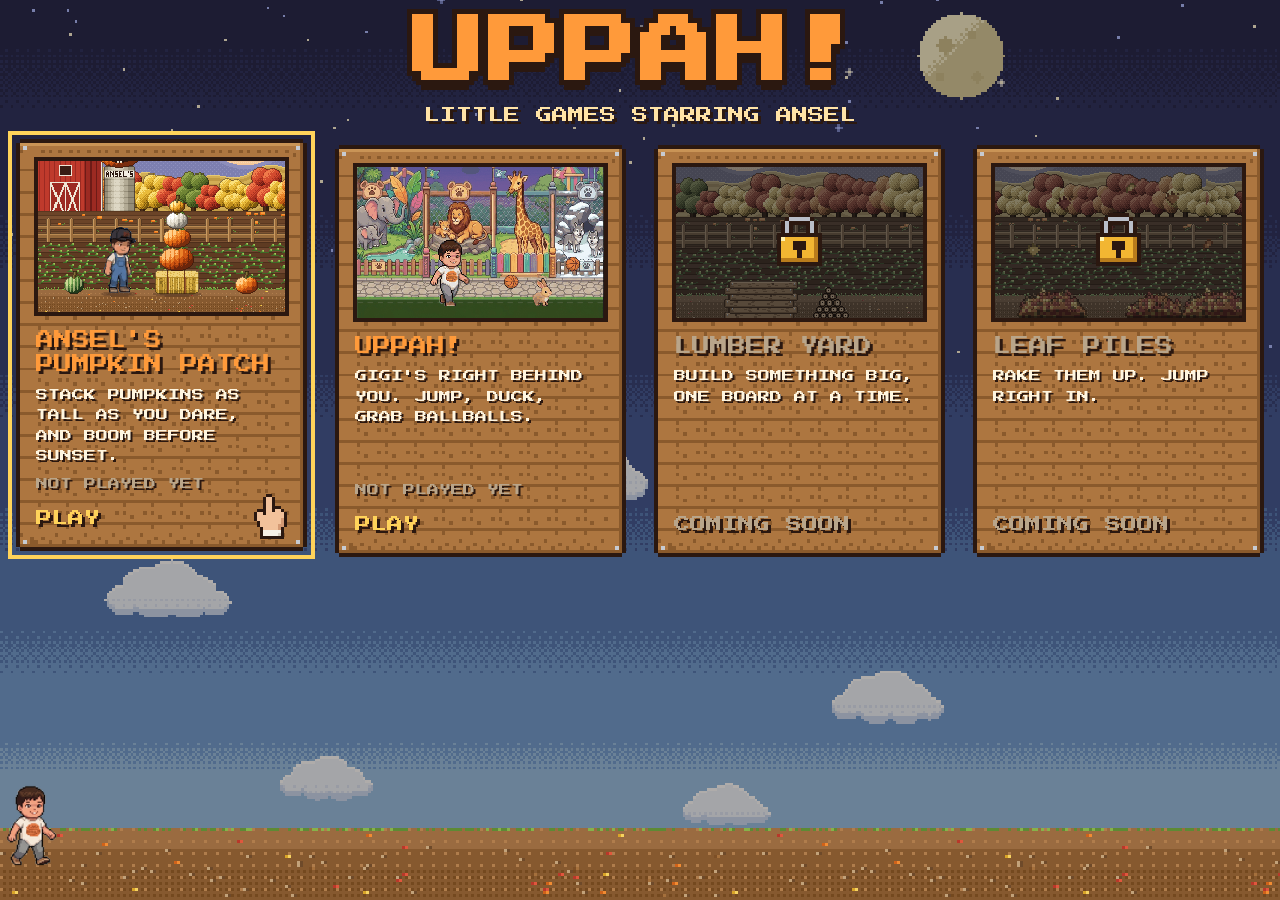
<file: index.html>
<!DOCTYPE html>
<html lang="en">
<head>
    <meta charset="UTF-8">
    <meta name="viewport" content="width=device-width, initial-scale=1.0, viewport-fit=cover">
    <title>UPPAH! Games starring Ansel</title>
    <meta name="description" content="Little pixel-art games starring Ansel. Pick a game.">
    <link rel="preconnect" href="https://fonts.googleapis.com">
    <link href="https://fonts.googleapis.com/css2?family=Press+Start+2P&display=swap" rel="stylesheet">
    <style>
        /* The Uppah home page: a level select. All the art is the games' own pixel art
           (home/make_home_art.py); CSS only lays it out and slices the wooden sign
           (games/pumpkin-patch/art/panel.png) around each card. */
        :root {
            --ink: #1b130d;
            --ink2: #2b1810;
            --cream: #fff6e0;
            --sand: #ffe3a6;
            --gold: #ffd35a;
            --orange: #ff9a3a;
            --dim: #b9a58a;
            --gap: 28px;
        }
        * { box-sizing: border-box; }
        html, body { margin: 0; padding: 0; overflow-x: hidden; }
        body {
            min-height: 100vh;
            min-height: 100dvh;
            background: var(--ink);
            color: var(--cream);
            font-family: 'Press Start 2P', monospace;
            display: flex;
            flex-direction: column;
            -webkit-font-smoothing: none;
            overflow-x: hidden;
        }
        img { image-rendering: pixelated; }

        /* the patch's night-to-dusk sky behind everything */
        .sky {
            position: fixed;
            inset: 0;
            z-index: -1;
            background: var(--ink) url(home/art/sky.png) center bottom / cover no-repeat;
            image-rendering: pixelated;
        }
        .sky::after {          /* a little darker so the signs stand out */
            content: "";
            position: absolute;
            inset: 0;
            background: rgba(27, 19, 13, 0.35);
        }

        header {
            text-align: center;
            padding: 14px 16px 4px;
        }
        h1 {
            margin: 0;
            font-size: clamp(40px, 6.5vw, 72px);
            line-height: 1.1;
            color: var(--orange);
            letter-spacing: 4px;
            /* a chunky ink outline, one art pixel thick in every direction */
            text-shadow:
                -5px 0 var(--ink2), 5px 0 var(--ink2), 0 -5px var(--ink2), 0 5px var(--ink2),
                -5px -5px var(--ink2), 5px -5px var(--ink2), -5px 5px var(--ink2), 5px 5px var(--ink2),
                0 10px var(--ink2);
        }
        .tag {
            margin: 10px 0 0;
            font-size: clamp(12px, 2.4vw, 16px);
            color: var(--sand);
            line-height: 1.6;
            text-shadow: 3px 3px var(--ink2);
        }

        main {
            flex: 1;
            width: 100%;
            max-width: 1280px;
            margin: 0 auto;
            padding: 12px 16px 0;
        }
        .levels {
            list-style: none;
            margin: 0;
            padding: 0;
            display: grid;
            gap: var(--gap);
            grid-template-columns: repeat(4, minmax(0, 1fr));
        }
        .levels > li { display: flex; min-width: 0; }

        /* a wooden sign: the game's 9-slice panel, edges and planks tiled */
        .card {
            position: relative;
            display: flex;
            flex-direction: column;
            width: 100%;
            min-width: 0;
            padding: 0;
            border: 18px solid transparent;
            border-image: url(games/pumpkin-patch/art/panel.png) 20 fill / 18px round;
            image-rendering: pixelated;
            color: inherit;
            text-decoration: none;
            outline: none;
            cursor: pointer;
            transition: transform 0.08s steps(2);
            -webkit-tap-highlight-color: transparent;
        }
        .card:hover, .card:focus-visible, .card.on { transform: translateY(-6px); }
        .card:focus-visible { outline: 4px solid var(--gold); outline-offset: 4px; }
        .card:active { transform: translateY(0); }
        .thumb {
            display: block;
            width: 100%;
            aspect-ratio: 480 / 300;
            object-fit: cover;
            border: 4px solid var(--ink2);
            background: var(--ink2);
        }
        .name {
            margin: 12px 2px 0;
            font-size: clamp(14px, 1.5vw, 18px);
            line-height: 1.35;
            color: var(--orange);
            text-shadow: 3px 3px var(--ink2);
        }
        .blurb {
            margin: 8px 2px 0;
            font-size: 12px;
            line-height: 1.7;
            color: var(--cream);
            text-shadow: 2px 2px var(--ink2);
        }
        .stats {
            margin: auto 2px 0;
            padding-top: 8px;
            font-size: 12px;
            line-height: 1.8;
            color: var(--gold);
            text-shadow: 2px 2px var(--ink2);
            display: flex;
            flex-wrap: wrap;
            align-items: center;
            gap: 0 18px;
        }
        .stats .none { color: var(--dim); }
        .stats img { width: 18px; height: 18px; vertical-align: -3px; image-rendering: auto; }
        .play {
            display: flex;
            align-items: center;
            justify-content: space-between;
            margin: 8px 2px 0;
            font-size: 16px;
            color: var(--gold);
            text-shadow: 3px 3px var(--ink2);
        }
        /* the game's pointing hand shows which card is picked */
        .hand {
            width: 33px;
            height: 45px;
            visibility: hidden;
            margin: -10px 0 -6px;
        }
        .card:hover .hand, .card:focus-visible .hand, .card.on .hand {
            visibility: visible;
            animation: poke 0.7s steps(2) infinite;
        }
        @keyframes poke { 50% { transform: translateY(-6px); } }

        .card.locked { cursor: default; }
        .card.locked .play { margin-top: auto; padding-top: 12px; }
        .card.locked .name { color: var(--dim); }
        .card.locked .play { color: var(--dim); }
        .card.locked.shake { animation: shake 0.3s steps(3); }
        @keyframes shake { 33% { transform: translateX(-6px); } 66% { transform: translateX(6px); } }

        /* Ansel runs along the patch's dirt path at the bottom */
        footer {
            position: relative;
            height: 96px;
            pointer-events: none;
        }
        .path {
            position: absolute;
            left: 0; right: 0; bottom: 0;
            height: 72px;
            background: url(home/art/path.png) 0 0 / auto 72px repeat-x;
            image-rendering: pixelated;
        }
        .runner {
            position: absolute;
            left: 0;
            bottom: 28px;
            width: 63px;
            height: 93px;
            background: url(home/art/ansel_run.png) 0 0 / 378px 93px no-repeat;
            animation: legs 0.6s steps(6) infinite, across 14s linear -4s infinite;
        }
        @keyframes legs { to { background-position: -378px 0; } }
        @keyframes across {
            0% { transform: translateX(-80px); }
            100% { transform: translateX(calc(100vw + 20px)); }
        }

        /* tablets: two across */
        @media (max-width: 1100px) {
            .levels { grid-template-columns: repeat(2, minmax(0, 1fr)); }
        }
        /* phones: the two games full width, the coming-soon signs side by side and small */
        @media (max-width: 640px) {
            :root { --gap: 18px; }
            header { padding-top: 28px; }
            .levels > li.game { grid-column: span 2; }
            .locked .blurb { display: none; }
            .locked .name { font-size: 12px; }
            .locked .play { font-size: 12px; }
            .card { border-width: 16px; border-image-width: 16px; }
            h1 { font-size: 44px; }
            footer { height: 124px; }
        }
        @media (prefers-reduced-motion: reduce) {
            .runner { animation: none; left: 24px; }
            .card, .card:hover, .card:focus-visible, .card.on { transition: none; transform: none; }
            .card .hand { animation: none !important; }
        }
    </style>
</head>
<body>
    <div class="sky" aria-hidden="true"></div>
    <header>
        <h1>UPPAH!</h1>
        <p class="tag">LITTLE GAMES STARRING ANSEL</p>
    </header>

    <main>
        <ul class="levels" aria-label="Pick a game">
            <li class="game">
                <a class="card" href="games/pumpkin-patch/" data-game="pumpkin">
                    <img class="thumb" src="home/art/card_pumpkin.png" alt="Ansel beside a tower of pumpkins on a hay bale">
                    <span class="name">ANSEL'S PUMPKIN PATCH</span>
                    <span class="blurb">STACK PUMPKINS AS TALL AS YOU DARE, AND BOOM BEFORE SUNSET.</span>
                    <span class="stats" id="stats-pumpkin"><span class="none">NOT PLAYED YET</span></span>
                    <span class="play">PLAY <img class="hand" src="games/pumpkin-patch/art/hand.png" alt=""></span>
                </a>
            </li>
            <li class="game">
                <a class="card" href="dino.html" data-game="runner">
                    <img class="thumb" src="home/art/card_runner.png" alt="Ansel running through the zoo past Hoppah and a ballball">
                    <span class="name">UPPAH!</span>
                    <span class="blurb">GIGI'S RIGHT BEHIND YOU. JUMP, DUCK, GRAB BALLBALLS.</span>
                    <span class="stats" id="stats-runner"><span class="none">NOT PLAYED YET</span></span>
                    <span class="play">PLAY <img class="hand" src="games/pumpkin-patch/art/hand.png" alt=""></span>
                </a>
            </li>
            <li>
                <div class="card locked" tabindex="-1" role="link" aria-disabled="true" data-game="lumber">
                    <img class="thumb" src="home/art/card_lumber.png" alt="Locked: a lumber pile">
                    <span class="name">LUMBER YARD</span>
                    <span class="blurb">BUILD SOMETHING BIG, ONE BOARD AT A TIME.</span>
                    <span class="play">COMING SOON <img class="hand" src="games/pumpkin-patch/art/hand.png" alt=""></span>
                </div>
            </li>
            <li>
                <div class="card locked" tabindex="-1" role="link" aria-disabled="true" data-game="leaves">
                    <img class="thumb" src="home/art/card_leaves.png" alt="Locked: leaf piles under autumn trees">
                    <span class="name">LEAF PILES</span>
                    <span class="blurb">RAKE THEM UP. JUMP RIGHT IN.</span>
                    <span class="play">COMING SOON <img class="hand" src="games/pumpkin-patch/art/hand.png" alt=""></span>
                </div>
            </li>
        </ul>
    </main>

    <footer aria-hidden="true">
        <div class="path"></div>
        <div class="runner"></div>
    </footer>

    <script>
    (() => {
        'use strict';
        const read = key => { try { return JSON.parse(localStorage.getItem(key)); } catch (e) { return null; } };
        const num = n => Number(n).toLocaleString('en-US');
        const stat = (el, html) => { if (html) el.innerHTML = html; };

        // ── best scores, from each game's own localStorage ──
        const pp = read('uppah.pumpkinpatch.best') || {};
        const found = read('uppah.pumpkinpatch.surprises') || [];
        const ppStats = document.getElementById('stats-pumpkin');
        const ppParts = [];
        if (pp.score) ppParts.push('<span>BEST ' + num(pp.score) + '</span>');
        if (pp.count) ppParts.push('<span>TALLEST ' + num(pp.count) + '</span>');
        stat(ppStats, ppParts.join(''));
        if (found.length) {
            fetch('games/pumpkin-patch/art/surprises.json').then(r => r.json()).then(j => {
                const n = (j.stickers || []).length;
                const s = document.createElement('span');
                s.textContent = 'SURPRISES ' + found.length + (n ? '/' + n : '');
                if (!ppParts.length) ppStats.innerHTML = '';
                ppStats.appendChild(s);
            }).catch(() => {});
        }
        const run = read('uppah.runner.best') || {};
        if (run.ballballs) {
            stat(document.getElementById('stats-runner'),
                '<span>BEST RUN ' + num(run.ballballs) + ' <img src="assets/BallBall.png" alt="ballballs"></span>');
        }

        // ── keyboard: arrows move between signs, Enter or Space opens one ──
        const cards = [...document.querySelectorAll('.card')];
        const columns = () => {
            const top = cards[0].getBoundingClientRect().top;
            return Math.max(1, cards.filter(c => Math.abs(c.getBoundingClientRect().top - top) < 4).length);
        };
        const pick = i => {
            i = Math.max(0, Math.min(cards.length - 1, i));
            cards.forEach(c => c.classList.toggle('on', c === cards[i]));
            cards[i].focus({ preventScroll: false });
        };
        const nope = card => {
            card.classList.remove('shake');
            void card.offsetWidth;
            card.classList.add('shake');
        };
        document.addEventListener('keydown', e => {
            const i = cards.indexOf(document.activeElement);
            const c = columns();
            let j = null;
            switch (e.key) {
                case 'ArrowRight': j = i < 0 ? 0 : i + 1; break;
                case 'ArrowLeft': j = i < 0 ? 0 : i - 1; break;
                case 'ArrowDown': j = i < 0 ? 0 : (i + c < cards.length ? i + c : i); break;
                case 'ArrowUp': j = i < 0 ? 0 : (i - c >= 0 ? i - c : i); break;
                case 'Home': j = 0; break;
                case 'End': j = cards.length - 1; break;
                case 'Enter': case ' ':
                    if (i < 0) return;
                    e.preventDefault();
                    if (cards[i].classList.contains('locked')) nope(cards[i]);
                    else cards[i].click();
                    return;
                default: return;
            }
            e.preventDefault();
            pick(j);
        });
        cards.forEach(card => {
            card.addEventListener('mouseenter', () => cards.forEach(c => c.classList.toggle('on', c === card)));
            card.addEventListener('focus', () => cards.forEach(c => c.classList.toggle('on', c === card)));
            if (card.classList.contains('locked')) card.addEventListener('click', () => nope(card));
            else card.addEventListener('click', () => {
                try { localStorage.setItem('uppah.home.last', card.dataset.game); } catch (e) {}
            });
        });
        // keyboard players start on the game they played last (or the first one)
        const last = (() => { try { return localStorage.getItem('uppah.home.last'); } catch (e) { return null; } })();
        const start = Math.max(0, cards.findIndex(c => c.dataset.game === last));
        if (window.matchMedia && window.matchMedia('(hover: hover) and (pointer: fine)').matches) pick(start);
    })();
    </script>
</body>
</html>
</file>
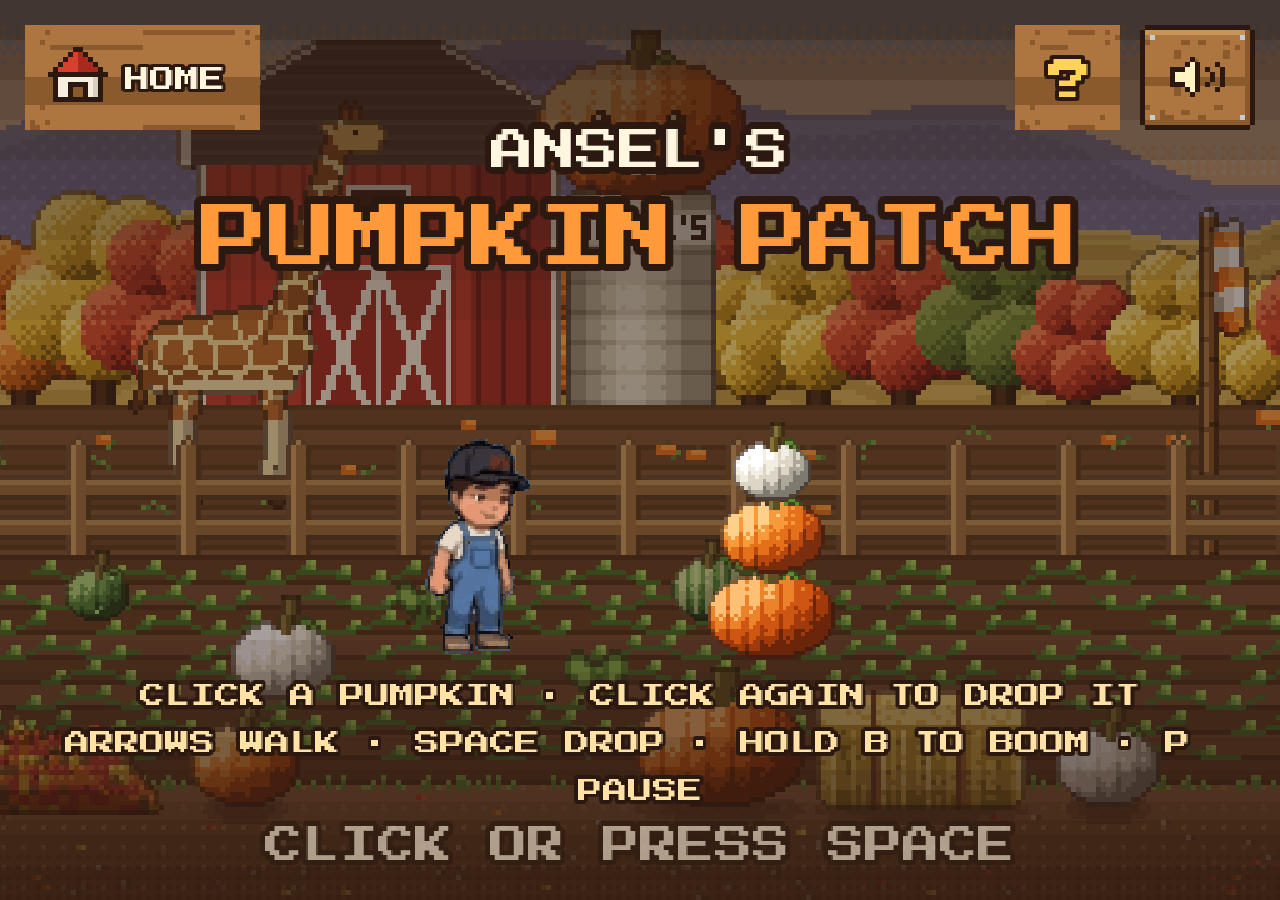
<file: games/pumpkin-patch/index.html>
<!DOCTYPE html>
<html lang="en">
<head>
    <meta charset="UTF-8">
    <meta name="viewport" content="width=device-width, initial-scale=1.0, maximum-scale=1.0, user-scalable=no, viewport-fit=cover">
    <title>Ansel's Pumpkin Patch</title>
    <link rel="preconnect" href="https://fonts.googleapis.com">
    <link href="https://fonts.googleapis.com/css2?family=Press+Start+2P&display=swap" rel="stylesheet">
    <style>
        html, body {
            margin: 0;
            padding: 0;
            width: 100%;
            height: 100%;
            background: #1b130d;
            overflow: hidden;
            touch-action: none;
            user-select: none;
            -webkit-user-select: none;
        }
        #game {
            position: fixed;
            inset: 0;
            display: flex;
            align-items: center;
            justify-content: center;
        }
        canvas {
            image-rendering: pixelated; /* crisp pixel art when the canvas is scaled */
        }
    </style>
</head>
<body>
    <div id="game"></div>
    <script src="../lib/phaser-3.90.0.min.js"></script>
    <script src="game.js?v=67"></script>
</body>
</html>
</file>
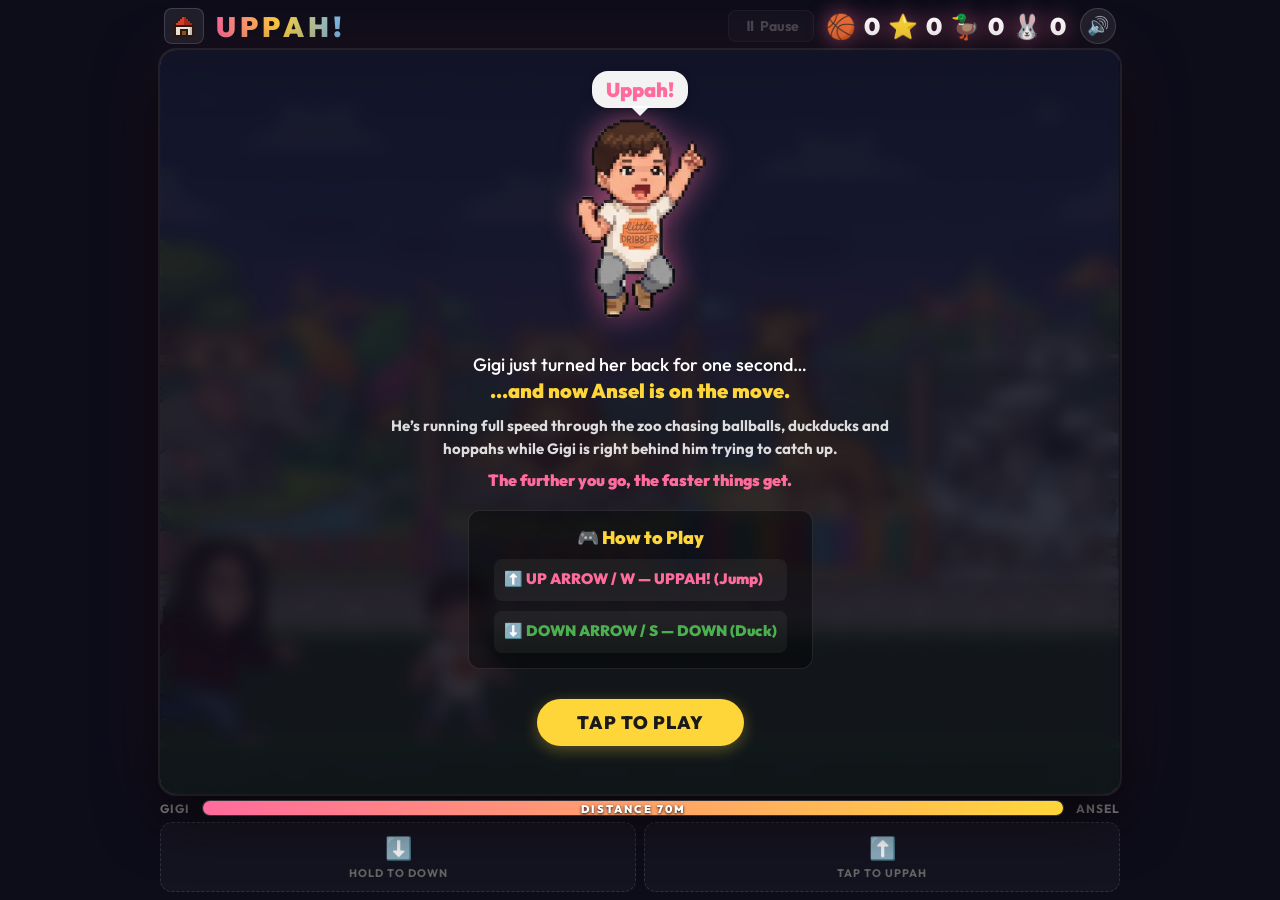
<file: dino.html>
<!DOCTYPE html>
<html lang="en">

<head>
    <meta charset="UTF-8">
    <meta name="viewport" content="width=device-width, initial-scale=1.0, maximum-scale=1.0, user-scalable=no">
    <title>UPPAH — Run Baby Run</title>
    <link href="https://fonts.googleapis.com/css2?family=Outfit:wght@700;900&display=swap" rel="stylesheet">
    <style>
        *,
        *::before,
        *::after {
            box-sizing: border-box;
            user-select: none;
            -webkit-user-select: none;
            touch-action: none;
            margin: 0;
            padding: 0;
        }

        body,
        html {
            width: 100%;
            height: 100%;
            background: #0d0d1a;
            display: flex;
            flex-direction: column;
            justify-content: stretch;
            align-items: center;
            font-family: 'Outfit', sans-serif;
            overflow: hidden;
        }

        #wrapper {
            width: 100%;
            max-width: 980px;
            height: 100vh;
            height: 100dvh;
            display: flex;
            flex-direction: column;
            align-items: stretch;
            gap: 6px;
            padding: 8px 10px;
        }

        /* Top HUD bar */
        #hud {
            width: 100%;
            display: flex;
            justify-content: space-between;
            align-items: center;
            padding: 0 4px;
            flex-shrink: 0;
        }

        .hud-label {
            font-size: 13px;
            font-weight: 700;
            color: #888;
            text-transform: uppercase;
            letter-spacing: 1px;
        }

        .hud-value {
            font-size: 28px;
            font-weight: 900;
            color: #fff;
            letter-spacing: 2px;
            text-shadow: 0 0 20px rgba(255, 107, 157, 0.6);
        }

        #hi-score-box,
        #score-box {
            display: flex;
            flex-direction: column;
            align-items: flex-end;
            gap: 2px;
        }

        #score-box {
            align-items: flex-end;
        }

        /* Title */
        #title-box {
            text-align: center;
        }

        #game-title {
            font-size: 28px;
            font-weight: 900;
            background: linear-gradient(90deg, #FF6B9D, #FFD63A, #6BB6FF);
            -webkit-background-clip: text;
            -webkit-text-fill-color: transparent;
            background-clip: text;
            letter-spacing: 4px;
        }

        /* Pause button */
        #pause-btn {
            background: rgba(255, 255, 255, 0.08);
            border: 1.5px solid rgba(255, 255, 255, 0.15);
            border-radius: 8px;
            padding: 6px 14px;
            cursor: pointer;
            font-family: 'Outfit', sans-serif;
            font-size: 14px;
            font-weight: 700;
            color: #ccc;
            transition: background 0.15s, color 0.15s;
            display: flex;
            align-items: center;
            gap: 6px;
        }

        #mute-btn {
            background: rgba(255, 255, 255, 0.08);
            border: 1.5px solid rgba(255, 255, 255, 0.15);
            border-radius: 50%;
            width: 36px;
            height: 36px;
            display: flex;
            align-items: center;
            justify-content: center;
            cursor: pointer;
            font-size: 18px;
            color: #ccc;
            transition: all 0.2s;
        }

        /* back to the Uppah home page */
        #title-box {
            display: flex;
            align-items: center;
            gap: 12px;
        }

        #home-btn {
            background: rgba(255, 255, 255, 0.08);
            border: 1.5px solid rgba(255, 255, 255, 0.15);
            border-radius: 8px;
            width: 40px;
            height: 36px;
            display: flex;
            align-items: center;
            justify-content: center;
            transition: background 0.15s;
        }

        #home-btn:hover {
            background: rgba(255, 255, 255, 0.15);
        }

        #home-btn img {
            width: 24px;
            height: 22px;
            image-rendering: pixelated;
        }

        #mute-btn:hover {
            background: rgba(255, 255, 255, 0.15);
            color: #fff;
            transform: scale(1.05);
        }

        #mute-btn.is-muted {
            color: #FF6B9D;
            border-color: rgba(255, 107, 157, 0.3);
        }

        #pause-btn:hover {
            background: rgba(255, 255, 255, 0.15);
            color: #fff;
        }

        #pause-btn:disabled {
            opacity: 0.3;
            cursor: default;
        }

        /* Game Canvas Container — grows to fill remaining space */
        #game-container {
            position: relative;
            width: 100%;
            flex: 1;
            min-height: 0;
            display: flex;
            align-items: center;
            justify-content: center;
            border-radius: 16px;
            overflow: hidden;
            background: #111;
            box-shadow: 0 0 0 2px rgba(255, 255, 255, 0.08), 0 20px 60px rgba(0, 0, 0, 0.8), 0 0 80px rgba(255, 107, 157, 0.1);
        }

        /* Canvas fills the container completely */
        canvas {
            width: 100%;
            height: 100%;
            display: block;
        }



        /* Danger vignette */
        #danger-vignette {
            position: absolute;
            top: 0;
            left: 0;
            right: 0;
            bottom: 0;
            pointer-events: none;
            box-shadow: inset 0 0 80px rgba(255, 30, 30, 0.0);
            transition: box-shadow 0.2s;
            border-radius: 16px;
        }

        #danger-vignette.danger {
            box-shadow: inset 0 0 80px rgba(255, 30, 30, 0.55);
        }

        /* Stumble flash */
        #stumble-flash {
            position: absolute;
            top: 0;
            left: 0;
            right: 0;
            bottom: 0;
            background: rgba(255, 80, 80, 0.45);
            pointer-events: none;
            opacity: 0;
            border-radius: 16px;
        }

        /* GIGI distance bar */
        #distance-bar-container {
            width: 100%;
            display: flex;
            align-items: center;
            gap: 12px;
            flex-shrink: 0;
        }

        .db-label {
            font-size: 12px;
            font-weight: 700;
            color: #888;
            text-transform: uppercase;
            letter-spacing: 1px;
            white-space: nowrap;
        }

        #distance-bar-bg {
            flex: 1;
            height: 16px;
            background: rgba(255, 255, 255, 0.08);
            border-radius: 8px;
            overflow: hidden;
            border: 1px solid rgba(255, 255, 255, 0.1);
            position: relative;
        }

        #distance-text {
            position: absolute;
            width: 100%;
            text-align: center;
            top: 0;
            left: 0;
            font-size: 11px;
            font-weight: 900;
            color: #fff;
            line-height: 16px;
            text-transform: uppercase;
            letter-spacing: 2px;
            text-shadow: 0 1px 3px rgba(0, 0, 0, 1);
            pointer-events: none;
        }

        #distance-bar-fill {
            height: 100%;
            width: 100%;
            border-radius: 5px;
            background: linear-gradient(90deg, #FF6B9D, #FFD63A);
            transition: width 0.15s, background 0.3s;
        }

        #distance-bar-fill.danger {
            background: linear-gradient(90deg, #FF3333, #FF8800);
        }

        /* Controls hint */
        #controls-row {
            width: 100%;
            display: flex;
            gap: 8px;
            flex-shrink: 0;
        }

        .ctrl-zone {
            flex: 1;
            height: 70px;
            border-radius: 12px;
            display: flex;
            flex-direction: column;
            align-items: center;
            justify-content: center;
            cursor: pointer;
            gap: 4px;
            border: 1.5px dashed rgba(255, 255, 255, 0.12);
            background: rgba(255, 255, 255, 0.03);
            transition: background 0.1s;
        }

        .ctrl-zone:active {
            background: rgba(255, 255, 255, 0.1);
        }

        .ctrl-icon {
            font-size: 22px;
        }

        .ctrl-text {
            font-size: 11px;
            font-weight: 700;
            color: #666;
            text-transform: uppercase;
            letter-spacing: 1px;
        }

        /* Mobile portrait: maximize canvas, shrink chrome */
        @media (max-width: 600px),
        (max-aspect-ratio: 3/4) {
            #wrapper {
                gap: 4px;
                padding: 6px;
            }

            #game-title {
                font-size: 18px;
                letter-spacing: 2px;
            }

            .hud-value {
                font-size: 16px !important;
                letter-spacing: 0;
            }

            #pause-btn {
                padding: 4px 10px;
                font-size: 12px;
            }

            #mute-btn {
                width: 30px;
                height: 30px;
                font-size: 15px;
            }

            .ctrl-zone {
                height: 52px;
            }

            .ctrl-icon {
                font-size: 20px;
            }

            .ctrl-text {
                font-size: 9px;
            }

            .db-label {
                font-size: 10px;
            }

            #distance-text {
                font-size: 9px;
                letter-spacing: 1px;
            }
        }

        /* Overlay Screens */
        .overlay {
            position: absolute;
            top: 0;
            left: 0;
            width: 100%;
            height: 100%;
            display: flex;
            flex-direction: column;
            justify-content: center;
            align-items: center;
            gap: 10px;
            z-index: 20;
            border-radius: 16px;
            backdrop-filter: blur(8px);
            -webkit-backdrop-filter: blur(8px);
            cursor: pointer;
        }

        #start-screen {
            background: rgba(13, 13, 26, 0.85);
        }

        #pause-screen {
            background: rgba(13, 13, 26, 0.8);
            display: none;
        }

        .overlay h1 {
            font-size: 48px;
            font-weight: 900;
            background: linear-gradient(135deg, #FF6B9D, #FFD63A);
            -webkit-background-clip: text;
            -webkit-text-fill-color: transparent;
            background-clip: text;
        }

        .overlay p {
            font-size: 16px;
            color: rgba(255, 255, 255, 0.5);
            font-weight: 700;
            text-align: center;
        }

        .overlay .sub {
            font-size: 13px;
            color: rgba(255, 255, 255, 0.3);
        }

        #speed-flash {
            position: absolute;
            top: 50%;
            left: 50%;
            transform: translate(-50%, -50%);
            font-size: 36px;
            font-weight: 900;
            color: #FFD63A;
            opacity: 0;
            text-align: center;
            text-shadow: 0 0 20px #FFD63A, 0 2px 8px rgba(0, 0, 0, 0.8);
            pointer-events: none;
            white-space: nowrap;
            letter-spacing: 3px;
        }
    </style>
</head>

<body>
    <div id="wrapper">
        <div id="hud">
            <div id="title-box">
                <a id="home-btn" href="./" title="Uppah home" aria-label="Back to the Uppah home page"><img src="games/pumpkin-patch/art/icon_home.png" alt=""></a>
                <div id="game-title">UPPAH!</div>
            </div>
            <div style="display:flex;align-items:center;gap:12px">
                <button id="pause-btn" disabled>⏸ Pause</button>
                <div id="score-box">
                    <span class="hud-value" id="score-val" style="font-size: 24px;">🏀 0 ⭐ 0 🦆 0 🐰 0</span>
                </div>
                <button id="mute-btn" title="Toggle Sound">🔊</button>
            </div>
        </div>

        <div id="game-container">
            <canvas id="gameCanvas" width="960" height="480"></canvas>
            <div id="danger-vignette"></div>
            <div id="stumble-flash"></div>
            <div id="speed-flash">⚡ SPEED BOOST!</div>

            <div id="start-screen" class="overlay">
                <img id="game-over-img" src="assets/Game Over.png"
                    style="display:none; max-width:85%; max-height:55%; object-fit:contain; filter: drop-shadow(0 0 20px rgba(0,0,0,0.5)); margin-bottom:25px;">
                <div id="game-over-stats" style="display:none; text-align:center; padding-bottom: 20px;"></div>

                <div id="start-hints" style="display:flex; flex-direction:column; align-items:center;">
                    <div style="position:relative; display:inline-block; margin:15px 0 25px 0;">
                        <img src="assets/Ansel Up.png"
                            style="height:210px; object-fit:contain; filter:drop-shadow(0 0 15px rgba(255,107,157,0.6));">
                        <div
                            style="position:absolute; top:-42px; left:50%; transform:translateX(-50%); background:rgba(255,255,255,0.95); border-radius:16px; padding:6px 14px; font-size:20px; font-weight:900; color:#FF6B9D; white-space:nowrap; box-shadow:0 2px 10px rgba(0,0,0,0.3);">
                            Uppah!
                            <div
                                style="position:absolute; bottom:-8px; left:50%; transform:translateX(-50%); width:0; height:0; border-left:10px solid transparent; border-right:10px solid transparent; border-top:10px solid rgba(255,255,255,0.95);">
                            </div>
                        </div>
                    </div>

                    <div style="max-width: 550px; text-align: center; margin-bottom: 20px;">
                        <p
                            style="font-size: 18px; color: #FFF; margin: 0 0 10px 0; font-weight: 500; line-height: 1.4;">
                            Gigi just turned her back for one second… <br>
                            <span style="color: #FFD63A; font-weight: 900; font-size: 20px;">…and now Ansel is on the
                                move.</span>
                        </p>
                        <p
                            style="font-size: 15px; color: rgba(255,255,255,0.85); margin: 0 0 10px 0; line-height: 1.5;">
                            He’s running full speed through the zoo chasing ballballs,
                            duckducks and hoppahs while Gigi is right behind him trying to
                            catch up.
                        </p>
                        <p style="font-size: 16px; color: #FF6B9D; font-weight: 900; margin:0;">The further you go, the
                            faster things get.</p>
                    </div>

                    <div
                        style="background: rgba(0,0,0,0.4); border: 1px solid rgba(255,255,255,0.1); border-radius: 12px; padding: 15px 25px; max-width: 550px; text-align: left; margin-bottom: 20px;">
                        <h2
                            style="color: #FFD63A; font-size: 18px; font-weight: 900; margin: 0 0 10px 0; text-align: center;">
                            🎮 How to Play</h2>
                        <div style="display: flex; flex-direction: column; gap: 10px; margin-top: 10px;">
                            <div style="background: rgba(255,255,255,0.05); padding: 10px; border-radius: 8px;">
                                <div style="color: #FF6B9D; font-weight: 900; font-size: 15px; margin-bottom: 3px;">⬆️
                                    UP ARROW / W — UPPAH! (Jump)</div>

                            </div>
                            <div style="background: rgba(255,255,255,0.05); padding: 10px; border-radius: 8px;">
                                <div style="color: #4CAF50; font-weight: 900; font-size: 15px; margin-bottom: 3px;">⬇️
                                    DOWN ARROW / S — DOWN (Duck)</div>

                            </div>
                        </div>
                    </div>
                </div>

                <h1 id="start-emoji" style="display:none">🍼</h1>
                <h1 id="start-title" style="display:none">UPPAH!</h1>
                <div id="start-sub"
                    style="background:#FFD63A; color:#1a1a1a; font-weight:900; font-size:18px; padding:12px 40px; border-radius:50px; cursor:pointer; text-transform:uppercase; letter-spacing:1px; box-shadow:0 4px 15px rgba(255,214,58,0.3); pointer-events:auto; display:inline-block;">
                    TAP TO PLAY</div>
            </div>

            <div id="pause-screen" class="overlay">
                <div style="position: relative; display: inline-block;">
                    <img src="assets/Ansel Up.png"
                        style="height: 180px; object-fit: contain; filter: drop-shadow(0 0 20px rgba(255,107,157,0.6));">
                    <div
                        style="position:absolute; top:-36px; left:50%; transform:translateX(-50%); background:rgba(255,255,255,0.95); border-radius:16px; padding:8px 16px; font-size:22px; font-weight:900; color:#FF6B9D; white-space:nowrap; box-shadow:0 2px 10px rgba(0,0,0,0.3);">
                        Uppah!
                        <div
                            style="position:absolute; bottom:-9px; left:50%; transform:translateX(-50%); width:0; height:0; border-left:10px solid transparent; border-right:10px solid transparent; border-top:10px solid rgba(255,255,255,0.95);">
                        </div>
                    </div>
                </div>
                <p>PAUSED</p>
                <span class="sub">Tap to Resume</span>
            </div>
        </div>

        <div id="distance-bar-container">
            <span class="db-label">Gigi</span>
            <div id="distance-bar-bg">
                <div id="distance-bar-fill"></div>
                <div id="distance-text">DISTANCE 70m</div>
            </div>
            <span class="db-label">Ansel</span>
        </div>

        <div id="controls-row">
            <div class="ctrl-zone" id="zone-left">
                <span class="ctrl-icon">⬇️</span>
                <span class="ctrl-text">Hold to Down</span>
            </div>
            <div class="ctrl-zone" id="zone-right">
                <span class="ctrl-icon">⬆️</span>
                <span class="ctrl-text">Tap to Uppah</span>
            </div>
        </div>
    </div>

    <!-- Audio Assets -->
    <audio id="bg-music" src="assets/The_Perfect_Score.mp3" loop preload="auto" style="display:none"></audio>
    <audio id="level-clear-music" src="assets/Level_Clear.mp3" loop preload="auto" style="display:none"></audio>

    <script src="src/core/dino.js?v=48"></script>
</body>

</html>
</file>
